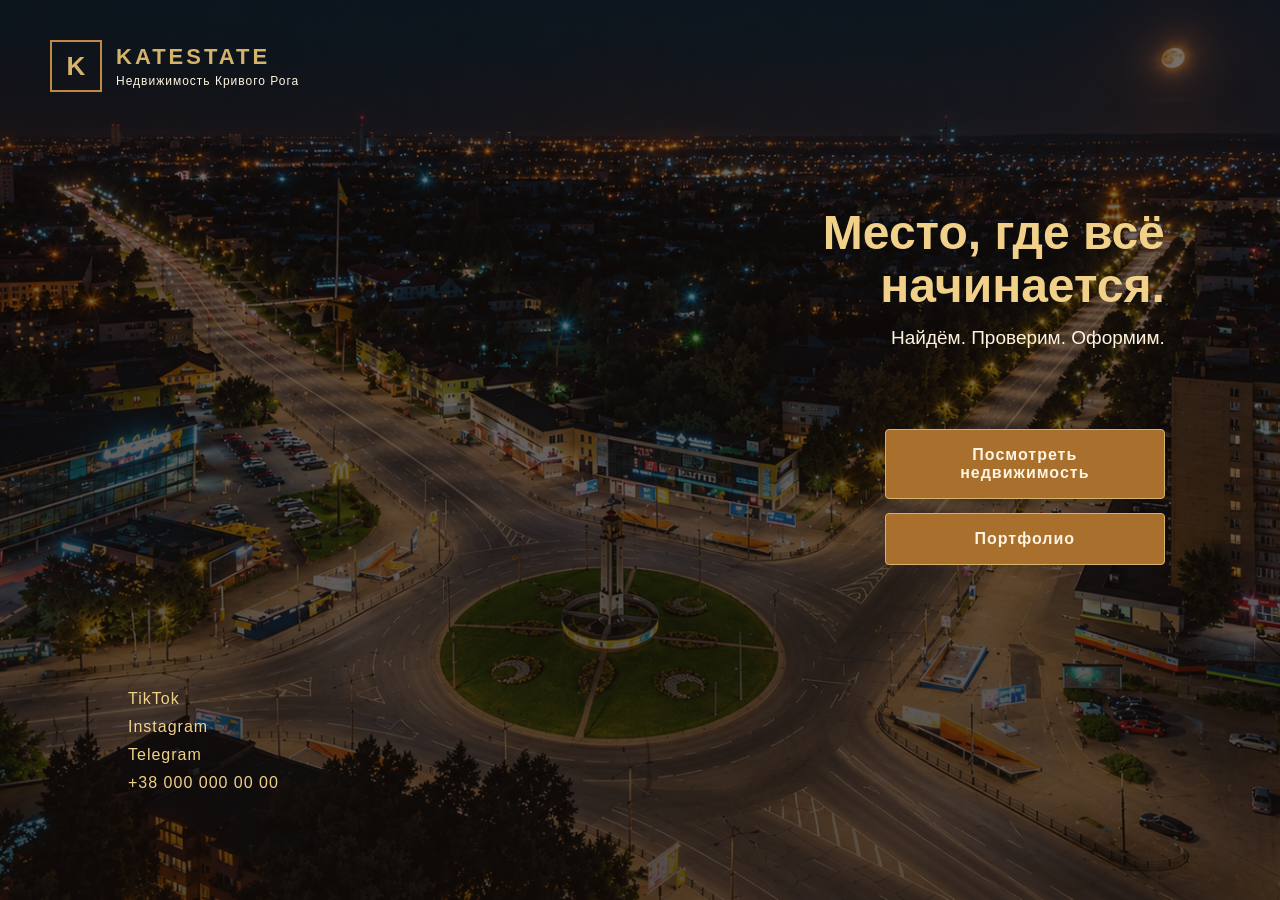
<file: index.html>
<!DOCTYPE html>
<html lang="ru">

<head>
    <meta charset="UTF-8">
    <meta name="viewport" content="width=device-width, initial-scale=1.0">

    <title>KATESTATE — недвижимость Кривого Рога</title>

    <link rel="stylesheet" href="stile.css">
</head>

<body>

    <main class="hero">

        <header class="logo">
            <div class="logo-mark">K</div>

            <div>
                <div class="logo-name">KATESTATE</div>
                <div class="logo-subtitle">Недвижимость Кривого Рога</div>
            </div>
        </header>


        <section class="hero-content">

            <h1>Место, где всё начинается.</h1>

            <p>Найдём. Проверим. Оформим.</p>

            <div class="hero-buttons">
                <a href="properties.html" class="hero-button">Посмотреть недвижимость

                </a>
                <a href="portfolio.html" class="hero-button">Портфолио

                </a>
            </div>

        </section>


        <div class="contacts">

            <a href="#">TikTok</a>
            <a href="#">Instagram</a>
            <a href="#">Telegram</a>

            <a href="tel:+380000000000">
                +38 000 000 00 00
            </a>

        </div>

    </main>
    <script src="script.js"></script>

</body>

</html>
</file>
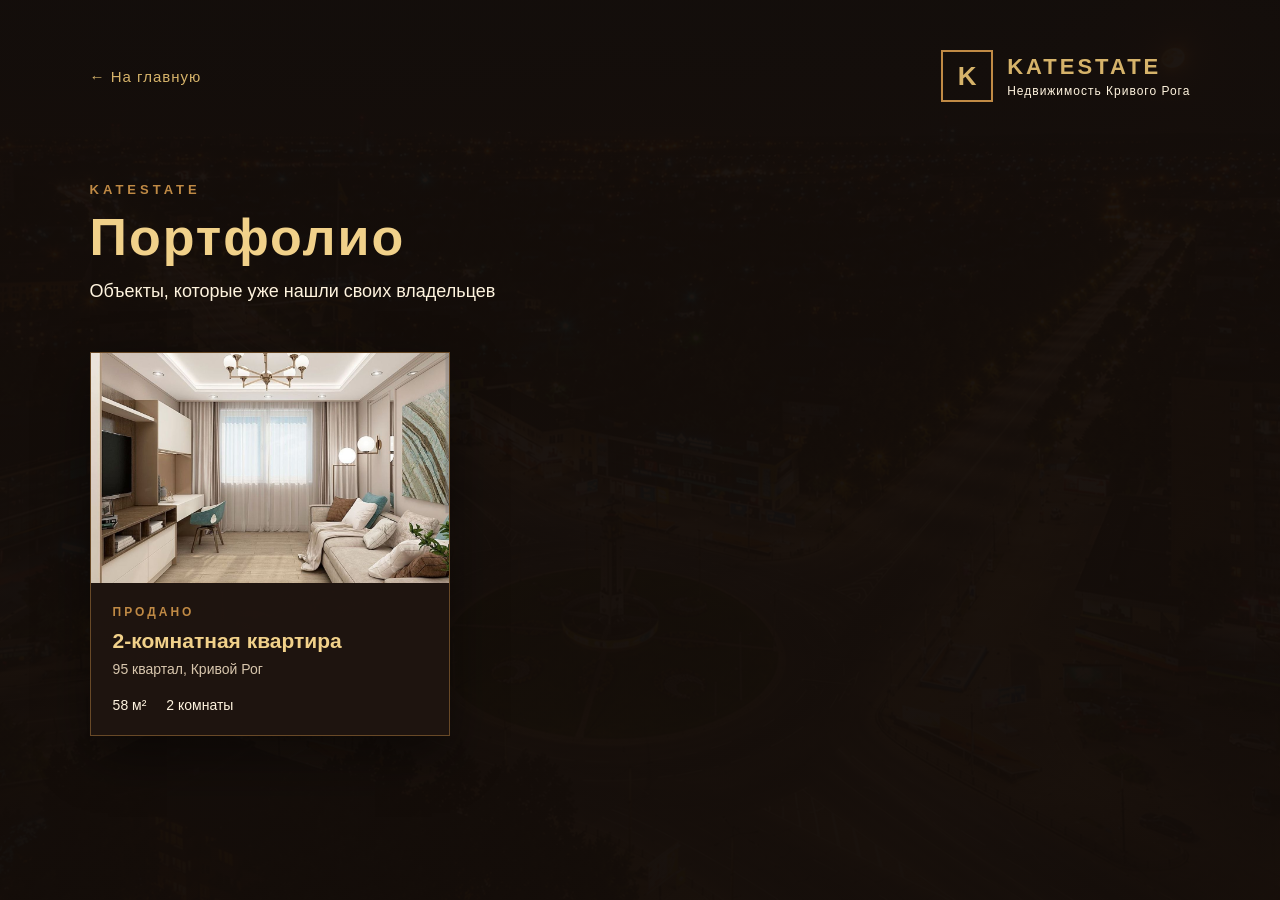
<file: portfolio.html>
<!DOCTYPE html>
<html lang="ru">

<head>
    <meta charset="UTF-8">
    <meta name="viewport" content="width=device-width, initial-scale=1.0">

    <title>KATESTATE — Портфолио</title>

    <link rel="stylesheet" href="stile.css">
</head>

<body>

    <main class="portfolio-page">

        <header class="portfolio-header">

            <a href="index.html" class="back-link">
                ← На главную
            </a>

            <div class="page-logo">

                <div class="logo-mark">K</div>

                <div>
                    <div class="logo-name">KATESTATE</div>

                    <div class="logo-subtitle">
                        Недвижимость Кривого Рога
                    </div>
                </div>

            </div>

        </header>


        <section class="portfolio-intro">

            <p class="section-label">
                KATESTATE
            </p>

            <h1>Портфолио</h1>

            <p>
                Объекты, которые уже нашли своих владельцев
            </p>

        </section>


        <section id="portfolio" class="portfolio-grid"></section>


    </main>


    <script src="portfolio.js"></script>

</body>

</html>
</file>
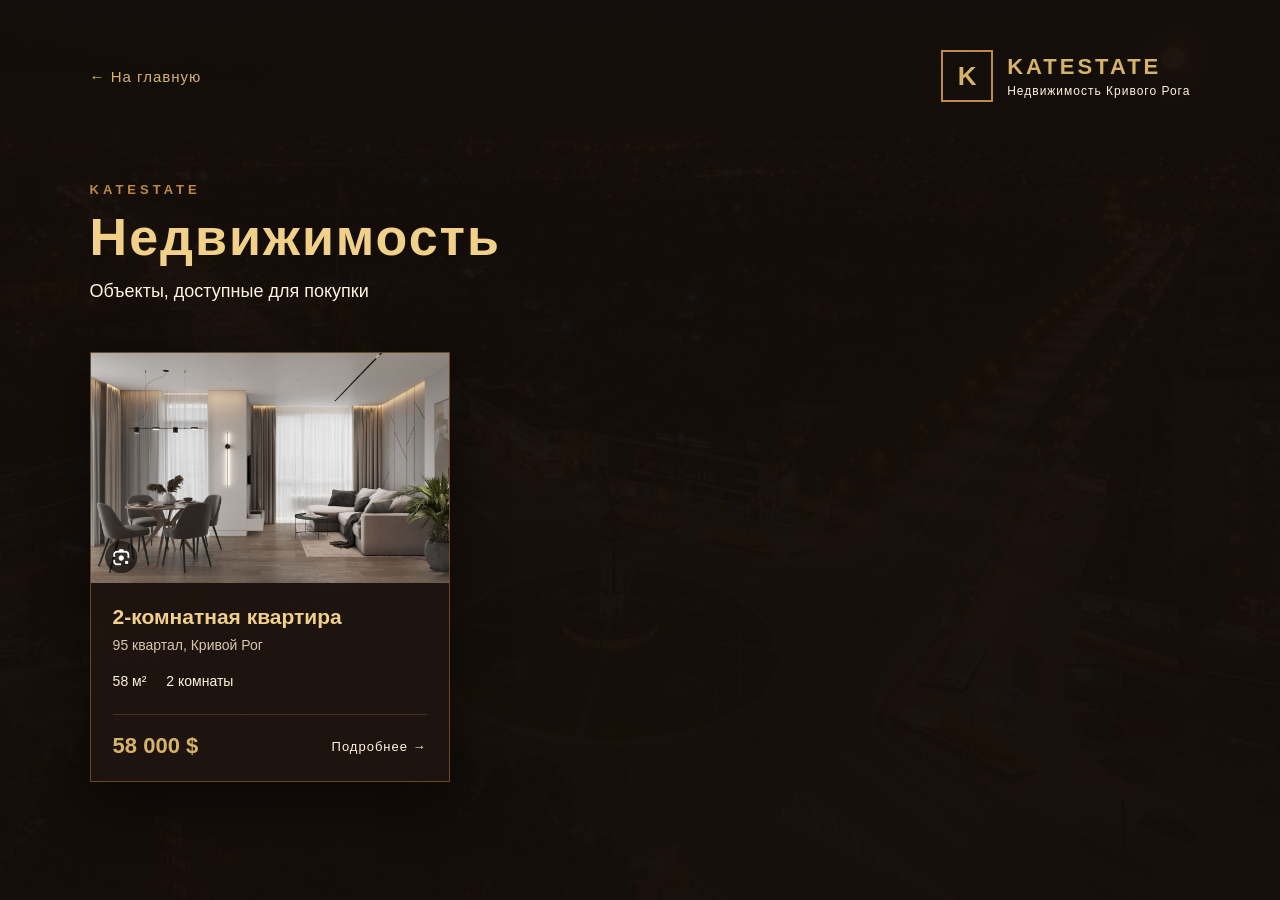
<file: properties.html>
<!DOCTYPE html>
<html lang="ru">

<head>
    <meta charset="UTF-8">
    <meta name="viewport" content="width=device-width, initial-scale=1.0">

    <title>KATESTATE — Недвижимость</title>

    <link rel="stylesheet" href="stile.css">
</head>

<body>

    <main class="properties-page">

        <header class="properties-header">

            <a href="index.html" class="back-link">
                ← На главную
            </a>

            <div class="page-logo">
                <div class="logo-mark">K</div>

                <div>
                    <div class="logo-name">KATESTATE</div>
                    <div class="logo-subtitle">
                        Недвижимость Кривого Рога
                    </div>
                </div>
            </div>

        </header>


        <section class="properties-intro">

            <p class="section-label">
                KATESTATE
            </p>

            <h1>Недвижимость</h1>

            <p>
                Объекты, доступные для покупки
            </p>

        </section>


        <section id="properties" class="properties-grid"></section>


    </main>


    <script src="script.js"></script>

</body>

</html>
</file>
<file: stile.css>
* {
    box-sizing: border-box;
}

body {
    margin: 0;
    font-family: Arial, sans-serif;
    background: #17110d;
    color: #fff4df;
}

.hero {
    min-height: 100vh;

    position: relative;

    background:
        linear-gradient(rgba(20, 13, 9, 0.58),
            rgba(20, 13, 9, 0.72)),
        url("city.jpg");

    background-size: cover;
    background-position: center;

    overflow: hidden;
}


/* ЛОГОТИП */

.logo {
    position: absolute;

    top: 40px;
    left: 50px;

    display: flex;
    align-items: center;

    gap: 14px;
}

.logo-mark {
    width: 52px;
    height: 52px;

    display: flex;
    align-items: center;
    justify-content: center;

    border: 2px solid #c08a45;
    color: #d6b36a;

    font-size: 26px;
    font-weight: bold;
}

.logo-name {
    color: #d6b36a;

    font-size: 22px;
    font-weight: bold;

    letter-spacing: 3px;
}

.logo-subtitle {
    margin-top: 4px;

    color: #fff4df;

    font-size: 12px;
    letter-spacing: 1px;
}


/* ГЛАВНЫЙ ТЕКСТ */

.hero-content {
    position: absolute;

    top: 23%;
    right: 9%;

    width: 430px;

    text-align: right;
}

.hero-content h1 {
    margin: 0;

    color: #f1d18a;

    font-size: 48px;
    line-height: 1.1;
}

.hero-content p {
    margin-top: 14px;

    color: #fff4df;

    font-size: 19px;
}


/* КНОПКИ */

.hero-buttons {
    margin-top: 80px;

    display: flex;
    flex-direction: column;

    align-items: flex-end;

    gap: 14px;

}

.hero-buttons a,
.hero-buttons button {
    display: block;

    width: 280px;

    padding: 16px 24px;

    background: #a96f2d;

    color: #fff4df;

    border: 1px solid #d6b36a;
    border-radius: 4px;

    font-family: Arial, sans-serif;
    font-size: 16px;
    font-weight: bold;

    letter-spacing: 1px;

    text-align: center;
    text-decoration: none;

    cursor: pointer;

    transition: 0.3s;
}


.hero-buttons a:hover,
.hero-buttons button:hover {
    background: #d09a50;
}

/* КОНТАКТЫ */

.contacts {
    position: absolute;

    left: 10%;
    bottom: 12%;

    display: flex;
    flex-direction: column;

    gap: 10px;
}

.contacts a {
    color: #f1d18a;

    text-decoration: none;

    font-size: 16px;

    letter-spacing: 1px;

    transition: 0.3s;
}

.contacts a:hover {
    color: #ffffff;
}

/* =========================
   СТРАНИЦА НЕДВИЖИМОСТИ
   ========================= */

.properties-page {
    min-height: 100vh;
    padding: 50px 7% 80px;

    background:
        linear-gradient(rgba(20, 13, 9, 0.96),
            rgba(20, 13, 9, 0.98)),
        url("city.jpg");

    background-size: cover;
    background-position: center;

    color: #fff4df;
}


/* ШАПКА */

.properties-header {
    display: flex;
    align-items: center;
    justify-content: space-between;

    margin-bottom: 80px;
}

.back-link {
    color: #d6b36a;
    text-decoration: none;

    font-size: 15px;
    letter-spacing: 1px;

    transition: 0.3s;
}

.back-link:hover {
    color: #ffffff;
}


/* ЛОГОТИП */

.page-logo {
    display: flex;
    align-items: center;
    gap: 14px;
}


/* ЗАГОЛОВОК */

.properties-intro {
    max-width: 700px;
    margin-bottom: 50px;
}

.section-label {
    margin: 0 0 10px;

    color: #c08a45;

    font-size: 13px;
    letter-spacing: 4px;
    font-weight: bold;
}

.properties-intro h1 {
    margin: 0;

    color: #f1d18a;

    font-size: 52px;
    letter-spacing: 2px;
}

.properties-intro>p:last-child {
    margin-top: 14px;

    color: #fff4df;

    font-size: 18px;
}


/* СЕТКА КАРТОЧЕК */

.properties-grid {
    display: grid;

    grid-template-columns: repeat(auto-fit,
            minmax(280px, 360px));

    gap: 30px;

    align-items: start;
}


/* КАРТОЧКА */

.property-card {
    overflow: hidden;

    background: rgba(31, 21, 15, 0.94);

    border: 1px solid rgba(192, 138, 69, 0.45);

    box-shadow:
        0 20px 50px rgba(0, 0, 0, 0.45);

    transition: 0.3s;
}

.property-card:hover {
    transform: translateY(-6px);

    border-color: #d6b36a;

    box-shadow:
        0 25px 60px rgba(0, 0, 0, 0.6);
}


/* ФОТО */

.property-card img {
    display: block;

    width: 100%;
    height: 230px;

    object-fit: cover;
}


/* ИНФОРМАЦИЯ */

.property-info {
    padding: 22px;
}

.property-info h2 {
    margin: 0;

    color: #f1d18a;

    font-size: 21px;
}

.property-location {
    margin: 8px 0 20px;

    color: #d8c6ad;

    font-size: 14px;
}


/* ПЛОЩАДЬ И КОМНАТЫ */

.property-details {
    display: flex;
    gap: 20px;

    color: #fff4df;

    font-size: 14px;
}


/* НИЖНЯЯ ЧАСТЬ */

.property-bottom {
    display: flex;
    align-items: center;
    justify-content: space-between;

    margin-top: 25px;

    padding-top: 18px;

    border-top: 1px solid rgba(192, 138, 69, 0.25);
}

.property-price {
    color: #d6b36a;

    font-size: 22px;
    font-weight: bold;
}

.property-more {
    color: #fff4df;

    font-size: 13px;
    letter-spacing: 1px;
}

/* =========================
   ПОРТФОЛИО
   ========================= */

.portfolio-page {
    min-height: 100vh;
    padding: 50px 7% 80px;

    background:
        linear-gradient(rgba(20, 13, 9, 0.96),
            rgba(20, 13, 9, 0.98)),
        url("city.jpg");

    background-size: cover;
    background-position: center;

    color: #fff4df;
}

.portfolio-header {
    display: flex;
    align-items: center;
    justify-content: space-between;

    margin-bottom: 80px;
}

.portfolio-intro {
    max-width: 700px;
    margin-bottom: 50px;
}

.portfolio-intro h1 {
    margin: 0;

    color: #f1d18a;

    font-size: 52px;
    letter-spacing: 2px;
}

.portfolio-intro>p:last-child {
    margin-top: 14px;

    color: #fff4df;

    font-size: 18px;
}


/* КАРТОЧКИ */

.portfolio-grid {
    display: grid;

    grid-template-columns: repeat(auto-fit,
            minmax(280px, 360px));

    gap: 30px;
}


/* КАРТОЧКА */

.portfolio-card {
    overflow: hidden;

    background: rgba(31, 21, 15, 0.94);

    border: 1px solid rgba(192, 138, 69, 0.45);

    box-shadow:
        0 20px 50px rgba(0, 0, 0, 0.45);

    transition: 0.3s;
}

.portfolio-card:hover {
    transform: translateY(-6px);

    border-color: #d6b36a;
}


/* ФОТО */

.portfolio-card img {
    display: block;

    width: 100%;
    height: 230px;

    object-fit: cover;
}


/* ИНФОРМАЦИЯ */

.portfolio-info {
    padding: 22px;
}

.portfolio-status {
    margin-bottom: 10px;

    color: #c08a45;

    font-size: 12px;
    font-weight: bold;

    letter-spacing: 3px;
}

.portfolio-info h2 {
    margin: 0;

    color: #f1d18a;

    font-size: 21px;
}

.portfolio-location {
    margin: 8px 0 20px;

    color: #d8c6ad;

    font-size: 14px;
}

.portfolio-details {
    display: flex;
    gap: 20px;

    color: #fff4df;

    font-size: 14px;
}
</file>
